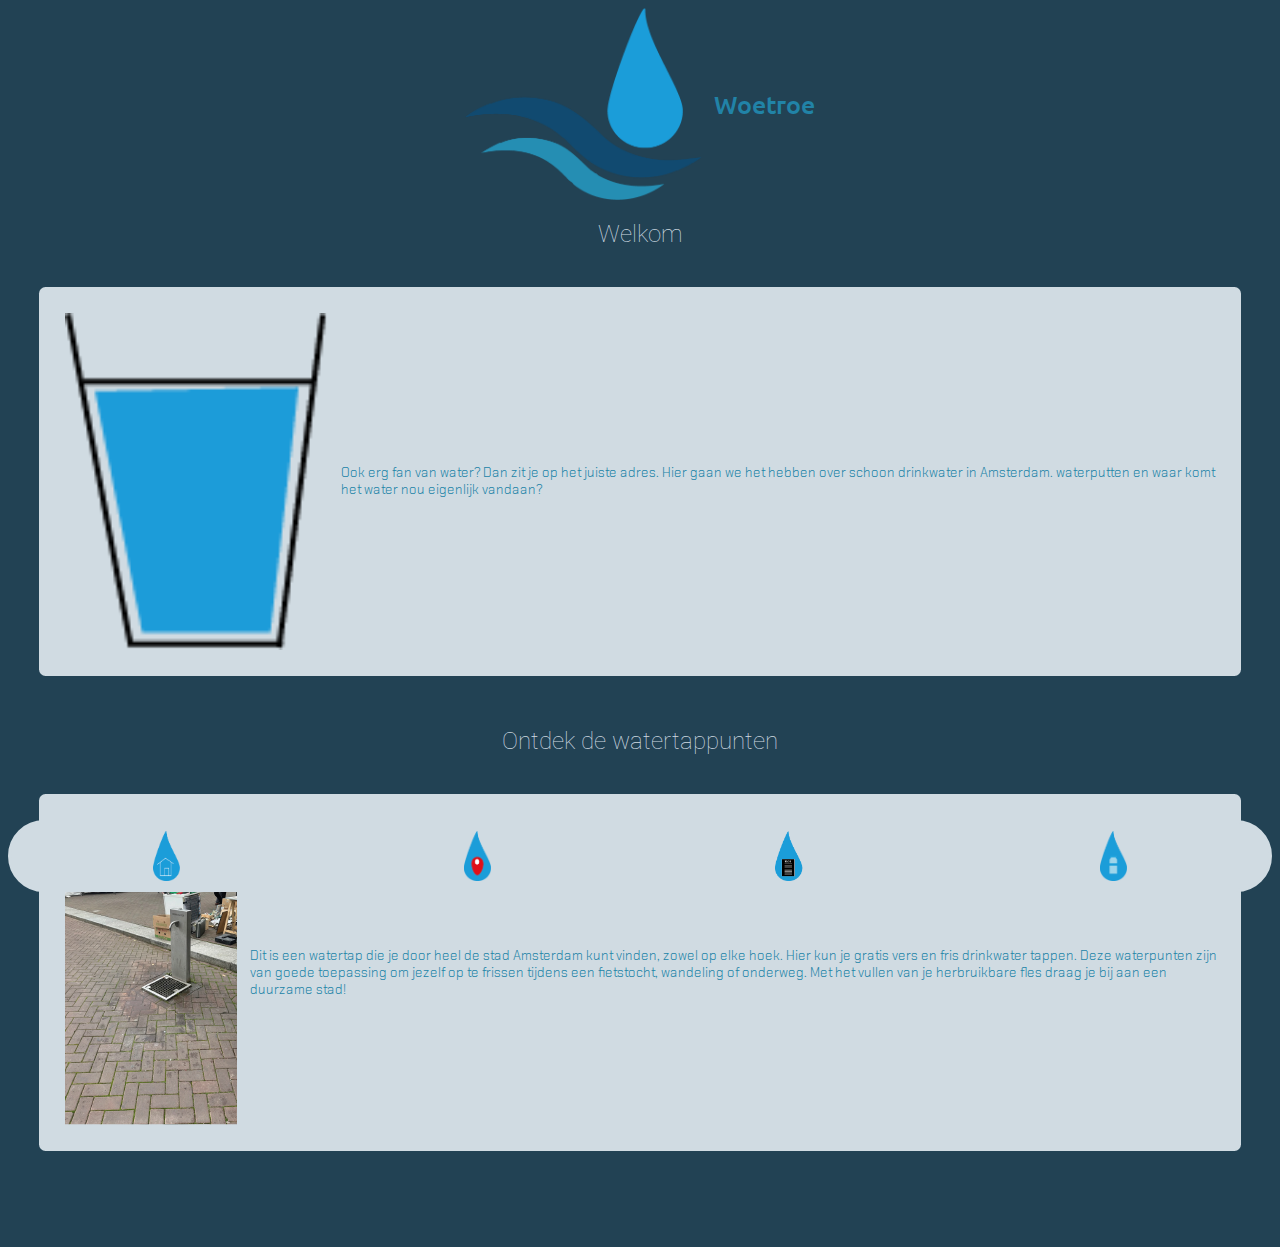
<file: index.html>
<!DOCTYPE html>
<html lang="en">

<head>
    <meta charset="UTF-8">
    <meta name="viewport" content="width=device-width, initial-scale=1.0">
    <title>Woetroe</title>
    <link rel="stylesheet" href="stylesheet/style.css">
</head>

<body class="index">

    <header>
            <img src="img/woetroe-logo.png" alt="Website logo">
        <div>
            <h1>Woetroe</h1>
        </div>
    </header>

    <main>

        <article>
            <h2>Welkom</h2>
            <div>
                <img src="img/waterglas-15.png" alt="Pictogram van waterglas">
                <p>Ook erg fan van water? Dan zit je op het juiste adres. Hier gaan we het hebben over schoon drinkwater in
                Amsterdam. waterputten en waar komt het water nou eigenlijk vandaan?</p>
             </div>
         </article>

        <article>
            <h2>Ontdek de watertappunten</h2>
            <div>
            <img src="img/waterput-2.png" alt="Foto van waterput">
            <p>Dit is een watertap die je door heel de stad Amsterdam kunt vinden, zowel op elke hoek. Hier kun je
                gratis vers en fris drinkwater tappen. Deze waterpunten zijn van goede toepassing om jezelf op te
                frissen tijdens een fietstocht, wandeling of onderweg. Met het vullen van je herbruikbare fles draag je
                bij aan een duurzame stad!</p>
            </div>
        </article>

    </main>

    <nav>
        <ul>
            <li><a href="index.html"><img src="img/huis-21.png" alt="Thuis pictogram"></a></li>
            <li><a href="locaties.html"><img src="img/marker-21.png" alt="Marker pictogram"></a></li>
            <li><a href="blog.html"><img src="img/blog-21.png" alt="Blog pictogram"></a></li>
            <li><a href="recycle-maar.html"><img src="img/water-21.png" alt="Waterfles pictogram"></a></li>
        </ul>
    </nav>
</body>

</html>
</file>
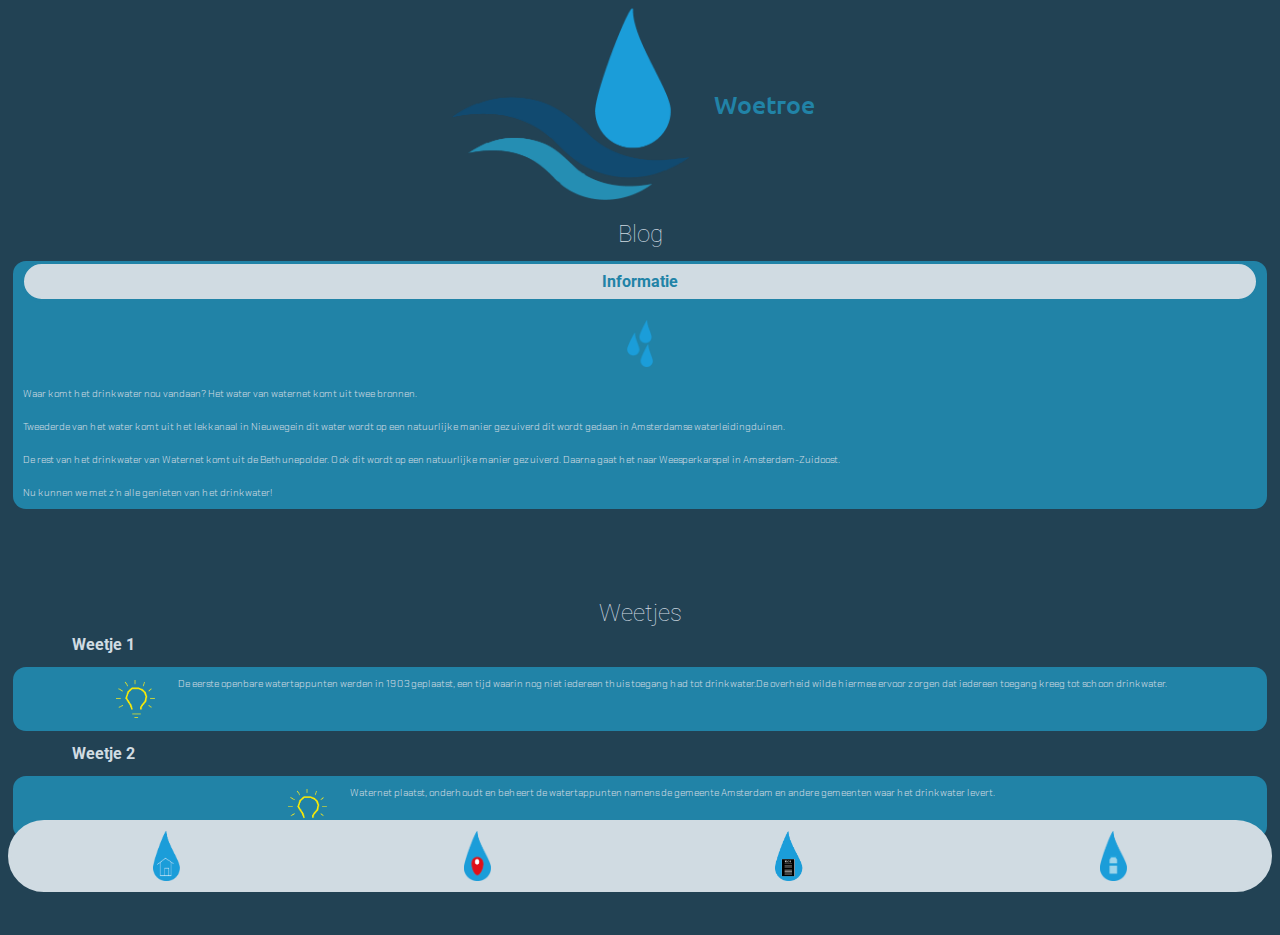
<file: blog.html>
<!DOCTYPE html>
<html lang="en">

<head>
    <meta charset="UTF-8">
    <meta name="viewport" content="width=device-width, initial-scale=1.0">
    <title>Blog</title>
    <link rel="stylesheet" href="stylesheet/style.css">
</head>

<body class="blog">

    <header>
        <img src="img/woetroe-logo.png" alt="Website-logo">
        <h1>Woetroe</h1>
    </header>

    <main>
        <section>
            <h2>Blog</h2>
            <article>
                <h3>Informatie</h3>
                    <img src="img/druppels-1.png" alt="Pictogram van waterdruppels">
                    <p>Waar komt het drinkwater nou vandaan? Het water van waternet komt uit twee bronnen.</p>
                    <p>Tweederde van het water komt uit het lekkanaal in Nieuwegein dit water wordt op een natuurlijke
                    manier gezuiverd dit wordt gedaan in Amsterdamse waterleidingduinen.
                    </p>
                    <p>De rest van het drinkwater van Waternet komt uit de Bethunepolder. Ook dit wordt op een natuurlijke
                    manier gezuiverd. Daarna gaat het naar Weesperkarspel in Amsterdam-Zuidoost.</p>
                    <p>Nu kunnen we met z'n alle genieten van het drinkwater!</p>
            </article>
        </section>

        <article>
            <h2>Weetjes</h2>
            <h3> Weetje 1</h3>
            <div> 
                <img src="img/lampje-1.png" alt="Weetjes lampje">
                <p>De eerste openbare watertappunten werden in 1903 geplaatst, een tijd waarin nog niet iedereen thuis
                toegang had tot drinkwater.De overheid wilde hiermee ervoor zorgen dat iedereen toegang kreeg tot
                schoon drinkwater.</p>
            </div>
        </article>
        
        <article>
            <h3>Weetje 2</h3>
            <div>
                <img src="img/lampje-1.png" alt="Weetje lampje">
                <p>Waternet plaatst, onderhoudt en beheert de watertappunten namens de gemeente Amsterdam en andere
                 gemeenten waar het drinkwater levert.</p>
            </div>
        </article>
    </main>

    <nav>
        <ul>
            <li><a href="index.html"><img src="img/huis-21.png" alt="Thuis pictogram"></a></li>
            <li><a href="locaties.html"><img src="img/marker-21.png" alt="Marker pictogram"></a></li>
            <li><a href="blog.html"><img src="img/blog-21.png" alt="Blog pictogram"></a></li>
            <li><a href="recycle-maar.html"><img src="img/water-21.png" alt="Waterfles pictogram"></a></li>
        </ul>
    </nav>
</body>

</html>
</file>
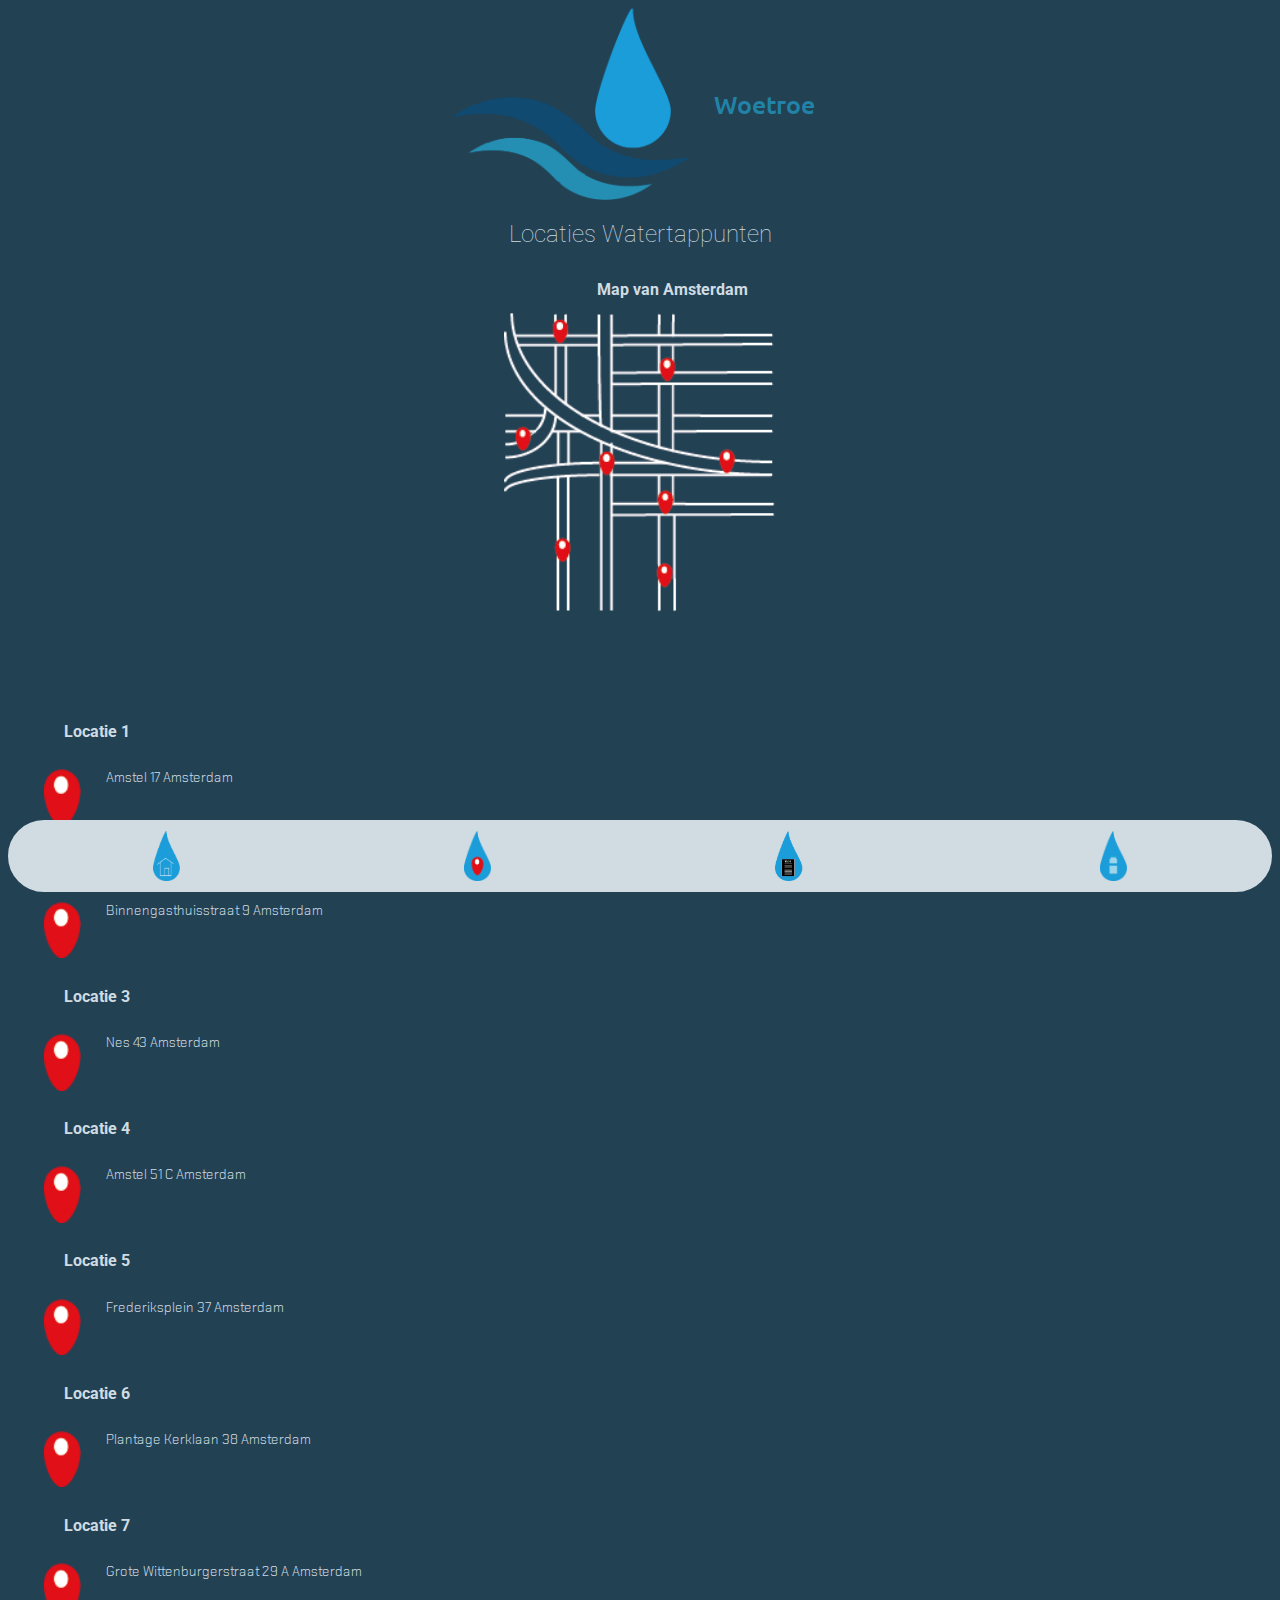
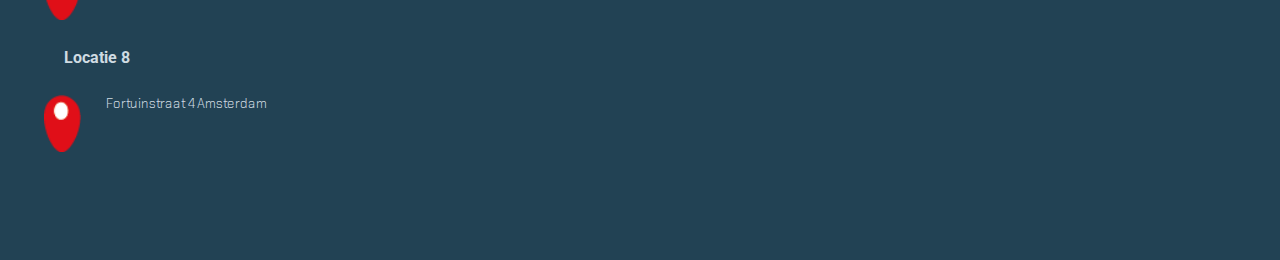
<file: locaties.html>
<!DOCTYPE html>
<html lang="en">
<head>
    <meta charset="UTF-8">
    <meta name="viewport" content="width=device-width, initial-scale=1.0">
    <title>Locaties</title>
    <link rel="stylesheet" href="stylesheet/style.css">
</head>

<body class="locaties">
    
    <header>
        <img src="img/woetroe-logo.png" alt="Website logo">
        <h1>Woetroe</h1>
    </header>

    <main>
        <section>
            <h2>Locaties Watertappunten</h2>
            <article>
                    <h3>Map van Amsterdam</h3>
                    <img src="img/mappie-16.png" alt="Map van locaties">
            </article>
        </section>

                <article>
                    <h3>Locatie 1</h3>
                    <div>
                        <img src="img/locatiemarkers-4.png" alt="Locaties markers">
                        <p>Amstel 17 Amsterdam</p>
                    </div>
                </article>

                <article>
                    <h3>Locatie 2</h3>
                    <div>
                        <img src="img/locatiemarkers-4.png" alt="Locaties markers">
                        <p>Binnengasthuisstraat 9 Amsterdam</p>
                    </div>
                </article>

                <article>
                    <h3>Locatie 3</h3>
                    <div>
                        <img src="img/locatiemarkers-4.png" alt="Locaties markers">
                        <p>Nes 43 Amsterdam</p>
                    </div>
                </article>

                <article>
                    <h3>Locatie 4</h3>
                    <div>
                        <img src="img/locatiemarkers-4.png" alt="Locaties markers">
                        <p>Amstel 51 C  Amsterdam</p>
                    </div>
                </article>

                <article>
                    <h3>Locatie 5</h3>
                    <div>
                        <img src="img/locatiemarkers-4.png" alt="Locaties markers">
                        <p> Frederiksplein 37 Amsterdam</p>
                    </div>
                </article>

                <article>
                    <h3>Locatie 6</h3>
                    <div>
                        <img src="img/locatiemarkers-4.png" alt="Locaties markers">
                        <p>Plantage Kerklaan 38 Amsterdam</p>
                    </div>
                </article>

                <article>
                    <h3>Locatie 7</h3>
                    <div>
                        <img src="img/locatiemarkers-4.png" alt="Locaties markers">
                        <p>Grote Wittenburgerstraat 29 A Amsterdam</p>
                    </div>
                </article>

                <article>
                    <h3>Locatie 8</h3>
                    <div>
                        <img src="img/locatiemarkers-4.png" alt="Locaties markers">
                        <p>Fortuinstraat 4 Amsterdam</p>
                    </div>
                </article>

    </main>
    
    <nav>
        <ul>
               <li><a href="index.html"><img src="img/huis-21.png" alt="Thuis pictogram"></a></li>
               <li><a href="locaties.html"><img src="img/marker-21.png" alt="Marker pictogram"></a></li>
               <li><a href="blog.html"><img src="img/blog-21.png" alt="Blog pictogram"></a></li>
               <li><a href="recycle-maar.html"><img src="img/water-21.png" alt="Waterfles pictogram"></a></li>
       </ul>
   </nav>
</body>
</html>
</file>
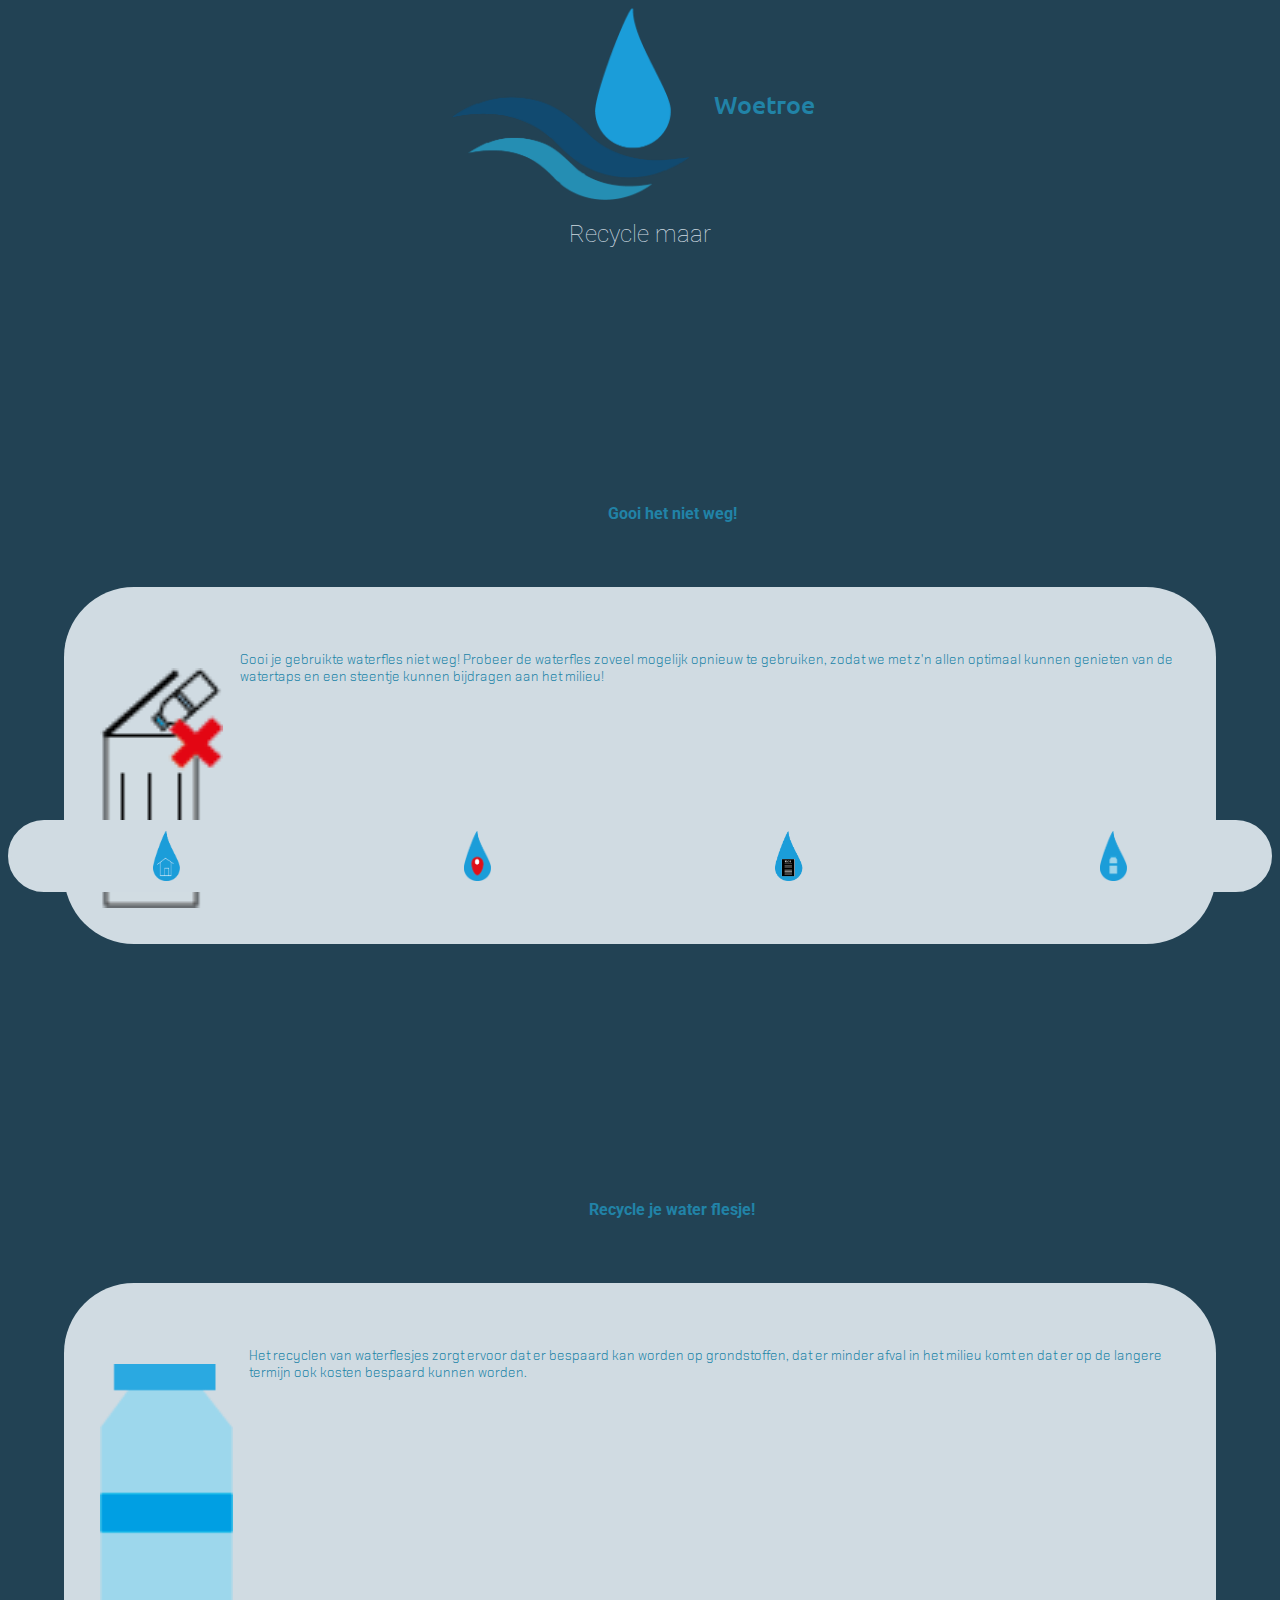
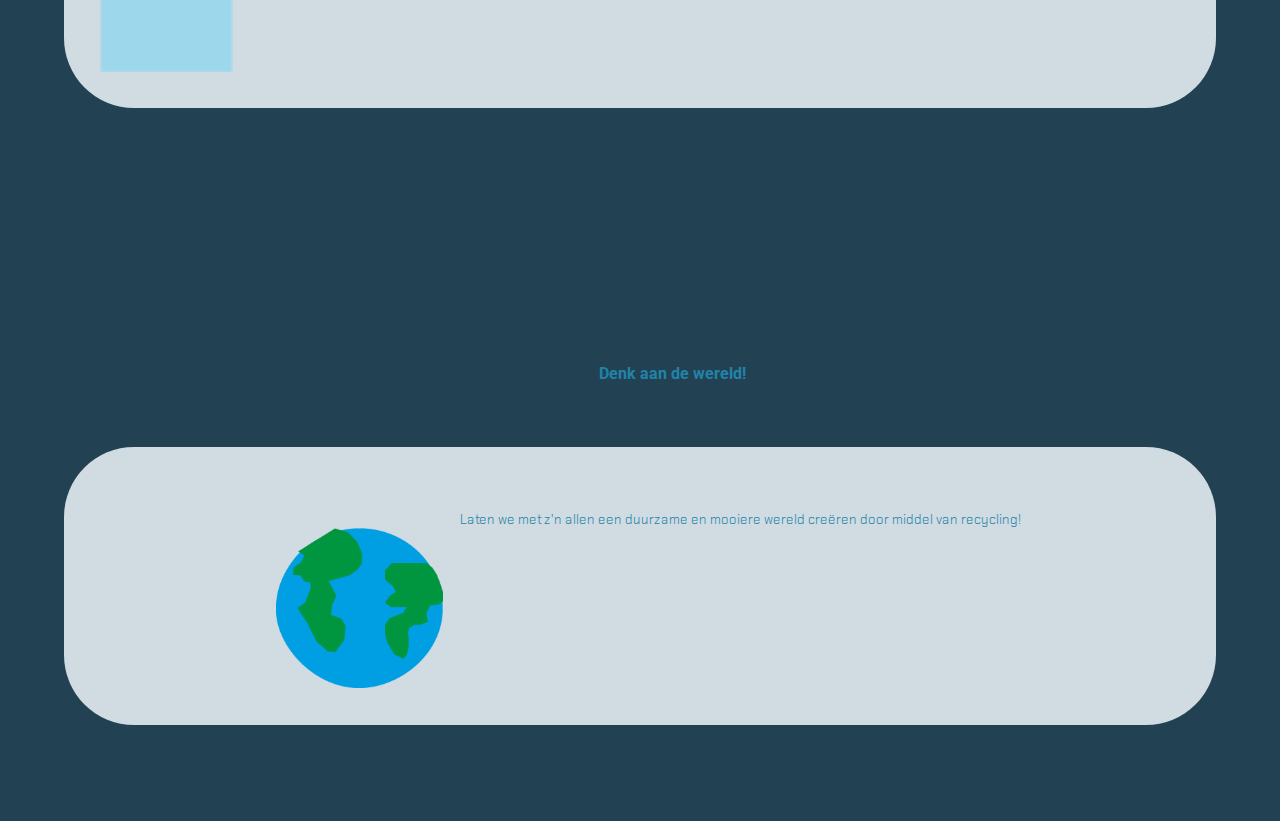
<file: recycle-maar.html>
<!DOCTYPE html>
<html lang="en">

<head>
    <meta charset="UTF-8">
    <meta name="viewport" content="width=device-width, initial-scale=1.0">
    <title>Recycle maar</title>
    <link rel="stylesheet" href="stylesheet/style.css">
</head>

<body class="recycle maar">

    <header>
        <img src="img/woetroe-logo.png" alt="Website logo">
        <h1>Woetroe</h1>
    </header>

    <main>
        <section>
            <h2>Recycle maar</h2>
            <article>
                <h3>Gooi het niet weg!</h3>
                <div>
                    <img src="img/trash-18.png" alt="Foto van prullebak">
                    <p>Gooi je gebruikte waterfles niet weg! Probeer de waterfles zoveel mogelijk opnieuw te gebruiken,
                        zodat we met z'n allen optimaal kunnen genieten van de watertaps en een steentje kunnen
                        bijdragen aan het milieu!</p>
                </div>
            </article>
        </section>

        <article>
            <h3>Recycle je water flesje!</h3>
            <div>
                <img src="img/waterfles-19.png" alt="Foto van waterfles">
                <p>Het recyclen van waterflesjes zorgt ervoor dat er bespaard kan worden op grondstoffen, dat er minder
                    afval in het milieu komt en dat er op de langere termijn ook kosten bespaard kunnen worden.</p>
            </div>
        </article>

        <article>
            <h3>Denk aan de wereld!</h3>
            <div>
                <img src="img/wereld-20.png" alt="Foto van wereldbol">
                <p>Laten we met z'n allen een duurzame en mooiere wereld creëren door middel van recycling!
                </p>
            </div>
        </article>
    </main>

    <nav>
        <ul>
            <li><a href="index.html"><img src="img/huis-21.png" alt="Thuis pictogram"></a></li>
            <li><a href="locaties.html"><img src="img/marker-21.png" alt="Marker pictogram"></a></li>
            <li><a href="blog.html"><img src="img/blog-21.png" alt="Blog pictogram"></a></li>
            <li><a href="recycle-maar.html"><img src="img/water-21.png" alt="Waterfles pictogram"></a></li>
        </ul>
    </nav>
</body>

</html>
</file>
<file: stylesheet/style.css>
@import url('https://fonts.googleapis.com/css2?family=Chakra+Petch:ital,wght@0,300;0,400;0,500;0,600;0,700;1,300;1,400;1,500;1,600;1,700&family=Itim&family=Montserrat:ital,wght@0,100..900;1,100..900&family=Roboto:ital,wght@0,100;0,300;0,400;0,500;0,700;0,900;1,100;1,300;1,400;1,500;1,700;1,900&family=Spline+Sans+Mono:ital,wght@0,300..700;1,300..700&family=Ubuntu:ital,wght@0,300;0,400;0,500;0,700;1,300;1,400;1,500;1,700&display=swap');
@import url('https://fonts.googleapis.com/css2?family=Chakra+Petch:ital,wght@0,300;0,400;0,500;0,600;0,700;1,300;1,400;1,500;1,600;1,700&family=Montserrat:ital,wght@0,100..900;1,100..900&family=Roboto:ital,wght@0,100;0,300;0,400;0,500;0,700;0,900;1,100;1,300;1,400;1,500;1,700;1,900&display=swap');

* {
    padding: 0;
    margin: 0;
}

header {
    background-color: #d0dbe2;
    display: flex;
    justify-content: center;
    padding: 0.5em;
}

header div {
    display: flex;
    justify-content: center;
}

header img {
    height: 15vw;
    padding-right: 0.8em;
}
header {
    background-color: #224254;
}
h1 {
    display: flex;
    justify-content: space-around;
    align-items: center;
    padding: 1%;
    font-size: 25px;
    color: #2183a7;
}

h1 {
    font-family: "Ubuntu", sans-serif;
    font-weight: 500;
    font-style: normal;
}

h2 {
    font-family: "Roboto", sans-serif;
    font-weight: 100;
    font-style: normal;
    color:#d0dbe2;
    margin: 0; 
    padding-top: 0.5em;
}
h3 {
    font-family: "Roboto", sans-serif;
    font-weight: 100;
    font-style: normal;
    color:#d0dbe2;
    margin: 0; 
    padding-left: 5%;
    font-size: medium;
}

p{
  font-family: "Chakra Petch", sans-serif;
  font-weight: 300;
  font-style: normal;
  color: #2183a7;
}

body {
    background-color: #224254;
}
.index main h2 {
    display: flex;
    justify-content: center;
    align-items: center;
}

.index main div {
    border: none;
    border-radius: 0.5em;
    background-color: #d0dbe2;
    font-size: small;
}

.index main article:last-child {
    margin-bottom: 6em;
}

.index div img {
    margin: 0;
    padding: 1em;
    width: 25vw;
}

.index main div {
    display: flex;
    justify-content: space-around;
    align-items: center;
    margin: 3em;
    padding: 1em
}
.index main p {
    font-size: small;
}

.locaties section article h3{
    display: flex;
    justify-content: center;
    padding-top: 2em;
}
.locaties h3{
    font-weight: bold;
}
.locaties div p{
    padding: 1%;
    color: #d0dbe2;
    font-size: small;
}
.locaties div{
    display: flex;
    padding-left: 1em;
    margin: 1em;
}
.locaties div img{ 
    padding: 1%;
    width: 3%;
}
.locaties section img{
    width: 17em;
    padding: 0.8em;
    margin: 0 auto;
    display: block;
}
.locaties main article:last-child {
    margin-bottom: 6em;
}

.locaties h2{
    display: flex;
    justify-content: center;
    align-items: center;
}
.blog main article:last-child {
    margin-bottom: 6em;
}
.blog h2{
    display: flex;
    justify-content: center;
    align-items: center;
}
.blog section article h3{
    display: flex;
    justify-content: center;
    padding: 0.5em;
    margin: 0.5em;
    border-style:solid;
    border-radius: 25px;
    border-width: 3px;
    background-color: #d0dbe2;
    color:#2183a7;
    font-weight: bold;
}
.blog h3{ 
    margin: 0.5em; 
    font-weight: bold;
    color:#d0dbe2;
}
.blog article p{
    padding: 1em;
    padding: 1em;
}
.blog p {
    color: #d0dbe2;
    font-size:x-small;
}
.blog article img {
    padding: 0em;
    margin: 1em;
    width: 2em;
}
.blog div{
    display: flex;
    justify-content: center;
}
.blog div img{
    width: 3em;
}
.blog article div{
    border: none;
    border-radius: 1em;
    background-color:#2183a7;
    margin: 1em;
    font-size: small;  
}
.blog section article{
    border: none;
    border-radius: 1em;
    background-color:#2183a7;
    margin: 1em;
    font-size: small;  
}
.blog section article img{
    padding: 0.8em;
    margin: 0 auto;
    display: block;
}

.recycle main article:last-child{
    margin-bottom: 6em;
}
.recycle h3{
    display: flex;
    justify-content: center;
    align-items: center;
    font-weight: bold;
    color: #2183a7;
}
.recycle p{
    color:#2183a7;
    font-size: small;
}
.recycle div img{
    width: 15%;
    margin: 0.5em;
    padding: 0.8em;
}
.recycle div{
    display: flex;
    justify-content: center;
    padding: 1.5%;
}
.recycle h2{
    display: flex;
    justify-content: center;
}
.recycle div{
    border: none;
    border-radius:70px;
    padding-top: 5%;
    margin:5%;
    background-color: #d0dbe2;
    font-size: small; 
}
.recycle article{
    margin-top: 20%;
}
nav {
    border-style: solid;
    border-radius: 15em;
    background-color: #d0dbe2;
    border-color: #d0dbe2;
    position:fixed;
    margin: 0.5em;
    bottom:0;
    left: 0;
    right: 0;
}

nav ul {
    list-style: none;
    margin: 0;
    padding: 0;
    display: flex;
    align-items: center;
    justify-content: space-around;
}

nav a {
    display: flex;
    flex-direction: column;
    align-items: center;
}

nav img {
    height: 50px;
    padding: 0.5em;
}
</file>
